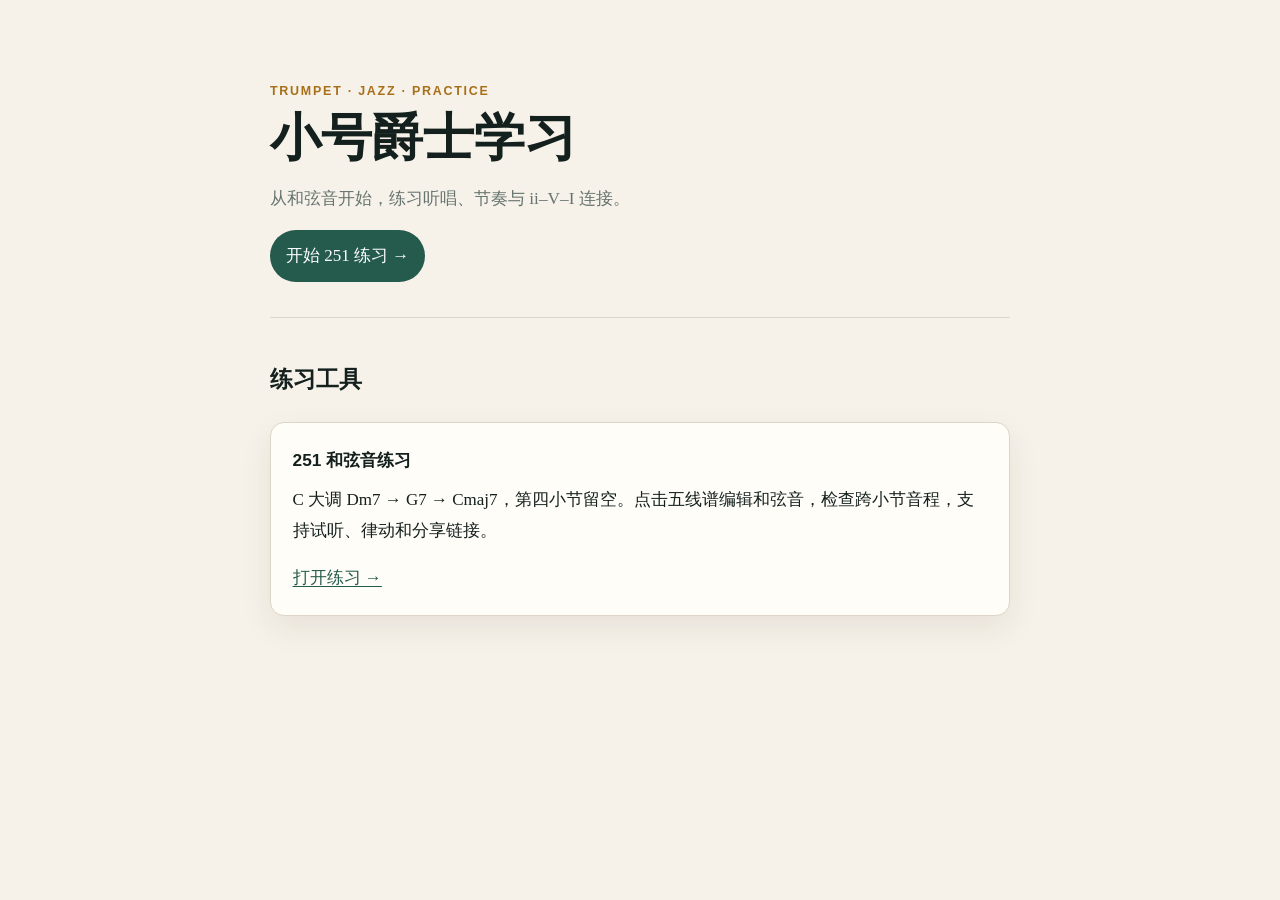
<file: index.html>
<!doctype html>
<html lang="zh-CN"><head><meta charset="utf-8"><meta name="viewport" content="width=device-width,initial-scale=1"><title>小号爵士学习｜练习工具</title><link rel="stylesheet" href="./assets/style.css"></head><body>
<header class="hero"><div class="eyebrow">Trumpet · Jazz · Practice</div><h1>小号爵士学习</h1><p>从和弦音开始，练习听唱、节奏与 ii–V–I 连接。</p><a class="button-link" href="./exercises/c-major-251-composition.html">开始 251 练习 →</a></header>
<h2>练习工具</h2><div class="card"><h3>251 和弦音练习</h3><p>C 大调 Dm7 → G7 → Cmaj7，第四小节留空。点击五线谱编辑和弦音，检查跨小节音程，支持试听、律动和分享链接。</p><a href="./exercises/c-major-251-composition.html">打开练习 →</a></div>

</body></html>
</file>
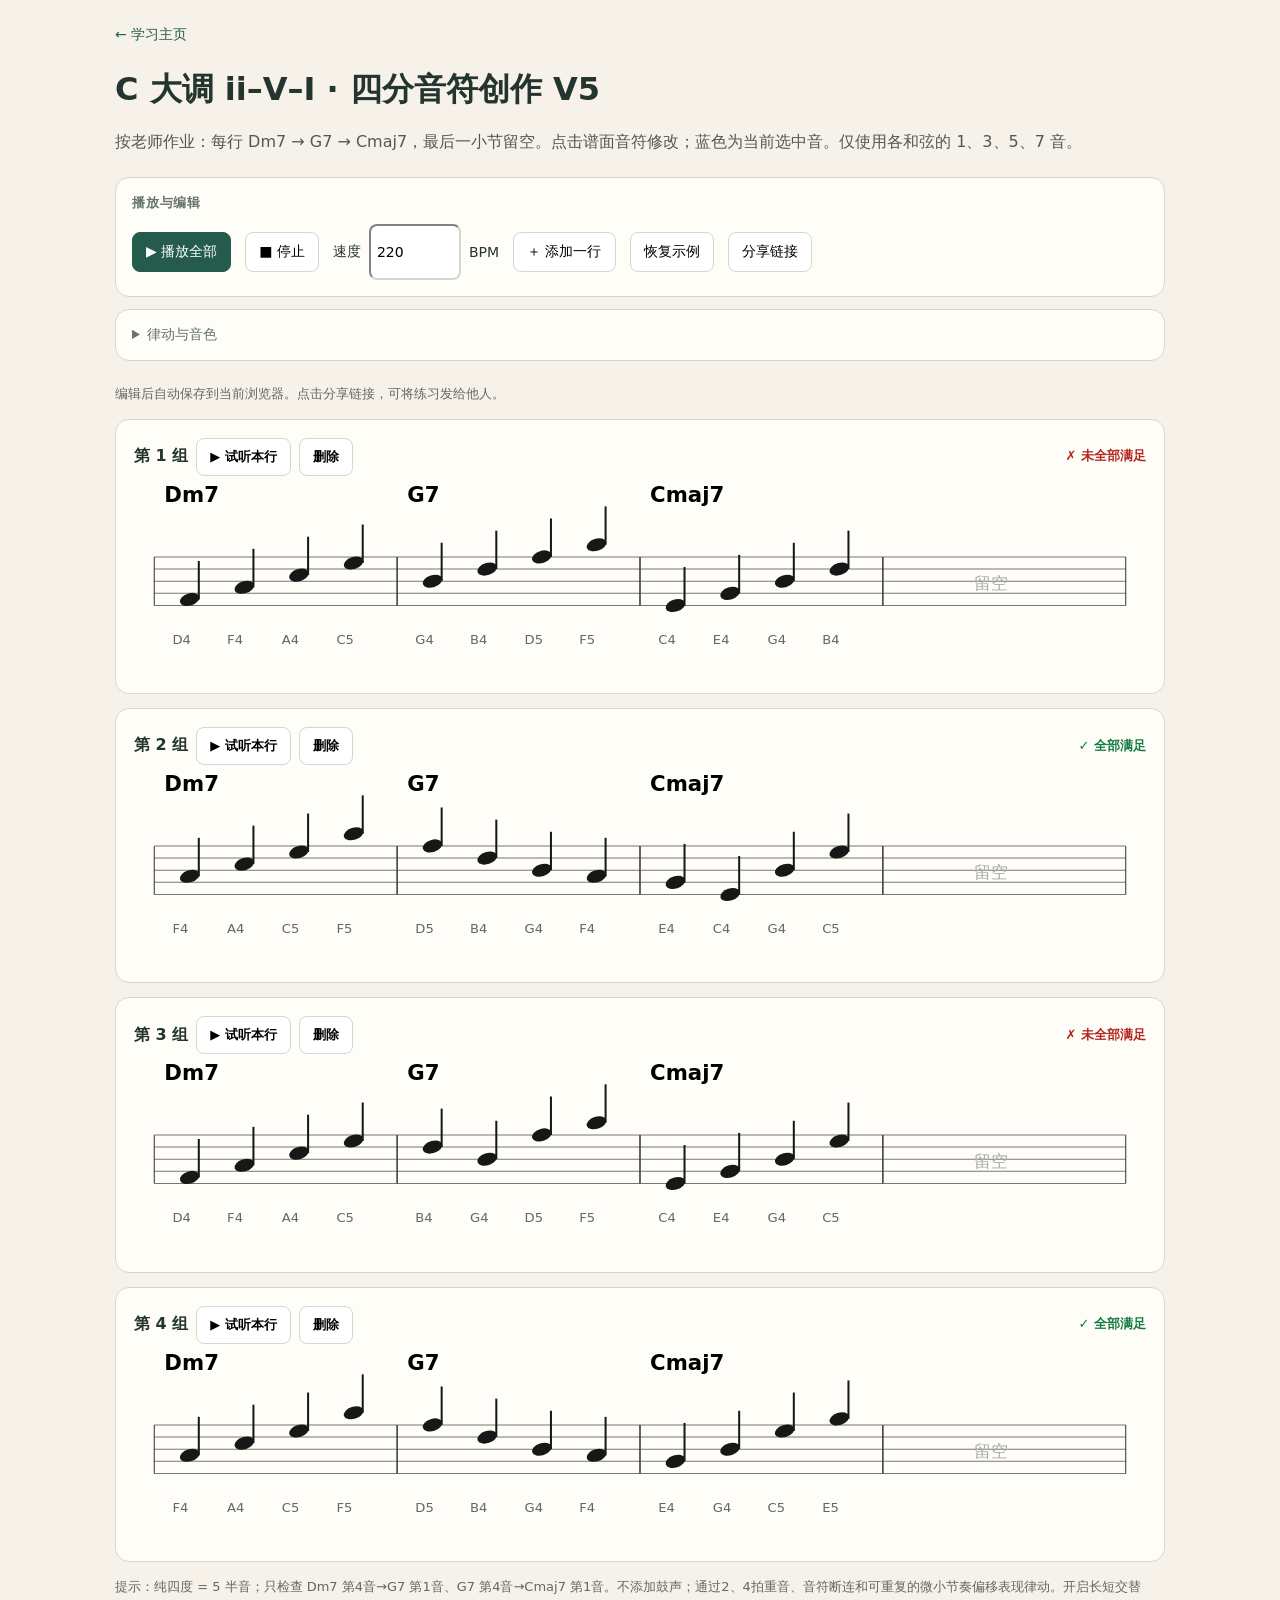
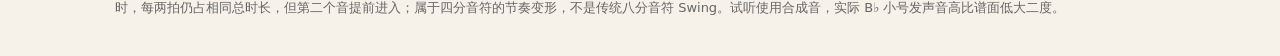
<file: exercises/251-practice.html>
<!doctype html><html lang="zh-CN"><meta charset="utf-8"><meta name="viewport" content="width=device-width,initial-scale=1"><title>C大调 251 创作练习</title><style>body{font-family:system-ui,sans-serif;background:#f5f5f2;color:#222;margin:0;padding:20px}main{max-width:1100px;margin:auto}h1{font-size:24px}p{color:#555}.toolbar{display:flex;flex-wrap:wrap;gap:9px;margin:16px 0}button,select{font-size:15px;padding:9px 13px;border:1px solid #bbb;border-radius:8px;background:white}button{cursor:pointer}button.primary{background:#176cbd;color:white;border-color:#176cbd}.group{background:white;border:1px solid #ddd;border-radius:12px;padding:14px;margin:14px 0}.head{font-weight:650;margin-bottom:8px}svg{width:100%;height:auto;touch-action:manipulation}.note{cursor:pointer}.note ellipse{fill:#171717}.note.selected ellipse{fill:#1679d0}.note.selected{filter:drop-shadow(0 0 2px #71b5fa)}.bad{color:#b3261e}.good{color:#147b43}.hint{font-size:13px;color:#666}.controls{display:flex;align-items:center;gap:8px;flex-wrap:wrap}.status{font-size:14px;margin-top:6px}label{display:inline-flex;align-items:center;gap:6px}input{width:70px}#editor{position:sticky;bottom:0;background:#fff;border:1px solid #ddd;border-radius:12px;padding:12px;box-shadow:0 -4px 20px #0002;display:none}.notes{display:flex;gap:6px;flex-wrap:wrap}.notes button{padding:8px 11px}.notes button.active{background:#176cbd;color:white}select:disabled{background:#eee;color:#999;cursor:not-allowed}label:has(select:disabled){color:#999}body{background:#f6f2e9;color:#24342e;padding:24px}main{max-width:1050px}nav a{color:#245b4c;text-decoration:none;font-size:14px}h1{font-size:clamp(23px,4vw,32px);margin:24px 0 12px}p{line-height:1.7}.toolbar{display:grid;gap:12px;margin:22px 0}.control-section{background:#fffdf8;border:1px solid #ddd5c7;border-radius:14px;padding:16px}.control-section h2{font-size:13px;color:#66736f;margin:0 0 12px;letter-spacing:.06em}.control-row{display:flex;align-items:center;flex-wrap:wrap;gap:10px 14px}.control-row label{gap:8px;font-size:14px}button,select,input[type=number]{border-color:#d2d7d2;border-radius:8px;min-height:40px;background:#fff;font:inherit;font-size:14px}button:hover{border-color:#245b4c}button.primary{background:#245b4c;border-color:#245b4c}input[type=number]{width:76px;padding:6px}input[type=checkbox]{accent-color:#245b4c}summary{cursor:pointer;font-size:14px;color:#66736f}details[open] summary{margin-bottom:14px}.group{background:#fffdf8;border-color:#ddd5c7;border-radius:14px;padding:18px}.head{display:flex;align-items:center;gap:8px;flex-wrap:wrap}.head button{font-size:13px;min-height:34px}.hint{line-height:1.65}.status{line-height:1.6}button:focus-visible,select:focus-visible,input:focus-visible,summary:focus-visible{outline:3px solid #a8cabb;outline-offset:2px}select:disabled{background:#eee;color:#999}@media(max-width:600px){body{padding:16px}.control-section{padding:14px}.control-row{gap:10px}.group{padding:12px}.notes button{min-height:42px}} .head .status{margin:0 0 0 auto;font-size:13px;white-space:nowrap}.head{margin-bottom:2px}.group>svg{display:block}</style><main><nav><a href="../index.html">← 学习主页</a></nav><h1>C 大调 ii–V–I · 四分音符创作 V5</h1><p>按老师作业：每行 Dm7 → G7 → Cmaj7，最后一小节留空。点击谱面音符修改；蓝色为当前选中音。仅使用各和弦的 1、3、5、7 音。</p><div class="toolbar"><section class="control-section"><h2>播放与编辑</h2><div class="control-row"><button class="primary" id="play">▶ 播放全部</button><button id="stop">■ 停止</button><label>速度 <input type="number" id="bpm" min="40" max="240" value="220" step="5"> BPM</label><button id="add">＋ 添加一行</button><button id="reset">恢复示例</button><button id="share">分享链接</button></div></section><details class="control-section"><summary>律动与音色</summary><div class="control-row"><label><input type="checkbox" id="swing" checked style="width:auto"> 律动</label><label>律动强度 <select id="ratio"><option value="0.6">轻（1.2:0.8）</option><option value="0.667" selected>标准（1.33:0.67）</option><option value="0.72">强（1.44:0.56）</option></select></label><label><input type="checkbox" id="backbeat" checked style="width:auto"> 2、4拍音符重音</label><label>断连 <select id="artic"><option value="0">连贯</option><option value="0.5" selected>自然</option><option value="1">短促</option></select></label><label>微偏移 <select id="human"><option value="0">关闭</option><option value="0.5" selected>轻微</option><option value="1">明显</option></select></label><label>音色 <select id="wave"><option value="sawtooth">明亮铜管模拟</option><option value="sine">纯音</option><option value="triangle">柔和</option></select></label></div></details></div><div class="hint" id="saved">编辑后自动保存到当前浏览器。点击分享链接，可将练习发给他人。</div><div id="score"></div><div id="editor"><strong id="editlabel">选择音符</strong><div class="notes" id="choices"></div><div class="hint">音高范围：C4–G5；点击音名可直接替换选中的音。八度数字按小号谱面标记。</div></div><p class="hint">提示：纯四度 = 5 半音；只检查 Dm7 第4音→G7 第1音、G7 第4音→Cmaj7 第1音。不添加鼓声；通过2、4拍重音、音符断连和可重复的微小节奏偏移表现律动。开启长短交替时，每两拍仍占相同总时长，但第二个音提前进入；属于四分音符的节奏变形，不是传统八分音符 Swing。试听使用合成音，实际 B♭ 小号发声音高比谱面低大二度。</p></main><script>
const names=['C','C♯','D','E♭','E','F','F♯','G','A♭','A','B♭','B'];const pcs=[[2,5,9,0],[7,11,2,5],[0,4,7,11]];const chords=['Dm7','G7','Cmaj7'];const midiName=m=>names[m%12]+Math.floor(m/12-1);let rows=[],sel=null,ctx=null,active=[];const examples=[[[62,65,69,72],[67,71,74,77],[60,64,67,71]],[[65,69,72,77],[74,71,67,65],[64,60,67,72]],[[62,65,69,72],[71,67,74,77],[60,64,67,72]],[[65,69,72,77],[74,71,67,65],[64,67,72,76]]];function init(){rows=examples.map(r=>r.map(x=>x.slice()));sel=null;render();save()};function allowed(c){let a=[];for(let m=60;m<=79;m++)if(pcs[c].includes(m%12))a.push(m);return a}function dist(a,b){return Math.abs(a-b)}function check(r){return [dist(r[0][3],r[1][0]),dist(r[1][3],r[2][0])]}function syncGroove(){document.getElementById('ratio').disabled=!document.getElementById('swing').checked}function save(){syncGroove();try{localStorage.setItem('jazz251_v2',JSON.stringify({rows,bpm:document.getElementById('bpm').value,swing:document.getElementById('swing').checked,backbeat:document.getElementById('backbeat').checked,ratio:document.getElementById('ratio').value,wave:document.getElementById('wave').value,artic:document.getElementById('artic').value,human:document.getElementById('human').value}))}catch(e){document.getElementById('saved').textContent='本地保存不可用，请使用分享链接保存练习'}}function render(){save();const root=document.getElementById('score');root.innerHTML='';rows.forEach((r,ri)=>{let d=document.createElement('div');d.className='group';let cs=check(r);d.innerHTML=`<div class="head">第 ${ri+1} 组 <button data-play="${ri}">▶ 试听本行</button> <button data-del="${ri}">删除</button></div>`;let svg=document.createElementNS('http://www.w3.org/2000/svg','svg');svg.setAttribute('viewBox','0 0 1000 195');let s='';for(let c=0;c<4;c++){let x=20+c*240;s+=`<text x="${x+10}" y="24" font-size="21" font-weight="600">${chords[c]||''}</text>`;for(let j=0;j<5;j++)s+=`<line x1="${x}" x2="${x+240}" y1="${78+j*12}" y2="${78+j*12}" stroke="#777" stroke-width="1"/>`;s+=`<line x1="${x}" x2="${x}" y1="78" y2="126" stroke="#333"/><line x1="${x+240}" x2="${x+240}" y1="78" y2="126" stroke="#333"/>`;if(c===3){s+=`<text x="${x+90}" y="110" fill="#aaa" font-size="17">留空</text>`;continue}for(let k=0;k<4;k++){let m=r[c][k],xx=x+35+k*54;let steps={0:0,2:1,4:2,5:3,7:4,9:5,11:6}[m%12];if(steps===undefined)steps=0;let oct=Math.floor(m/12)-5;let y=126-(steps+oct*7)*6;let selected=sel&&sel.ri===ri&&sel.c===c&&sel.k===k;for(let ly=138;ly<=y;ly+=12)if(y<78||y>126)s+=`<line x1="${xx-12}" x2="${xx+12}" y1="${ly}" y2="${ly}" stroke="#333"/>`;s+=`<g class="note ${selected?'selected':''}" data-ri="${ri}" data-c="${c}" data-k="${k}"><ellipse cx="${xx}" cy="${y}" rx="10" ry="6" transform="rotate(-18 ${xx} ${y})"/><line x1="${xx+9}" x2="${xx+9}" y1="${y}" y2="${y-38}" stroke="${selected?'#1679d0':'#171717'}" stroke-width="2"/><text x="${xx-17}" y="${Math.max(164,y+24)}" font-size="13" fill="#666">${midiName(m)}</text></g>`}}svg.innerHTML=s;d.appendChild(svg);let st=document.createElement('div');st.className='status '+(cs.every(x=>x<=5)?'good':'bad');st.textContent=cs.every(x=>x<=5)?'✓ 全部满足':'✗ 未全部满足';d.querySelector('.head').appendChild(st);root.appendChild(d)});root.querySelectorAll('.note').forEach(n=>n.onclick=()=>{sel={ri:+n.dataset.ri,c:+n.dataset.c,k:+n.dataset.k};render();editor()});root.querySelectorAll('[data-play]').forEach(b=>b.onclick=()=>play(+b.dataset.play));root.querySelectorAll('[data-del]').forEach(b=>b.onclick=()=>{rows.splice(+b.dataset.del,1);sel=null;render();document.getElementById('editor').style.display='none'})}function editor(){if(!sel)return;let {ri,c,k}=sel;document.getElementById('editor').style.display='block';document.getElementById('editlabel').textContent=`第${ri+1}组 · ${chords[c]} · 第${k+1}拍`;let el=document.getElementById('choices');el.innerHTML='';allowed(c).forEach(m=>{let b=document.createElement('button');b.textContent=midiName(m);b.className=rows[ri][c][k]===m?'active':'';b.onclick=()=>{rows[ri][c][k]=m;render();editor();sound(m,.3)};el.appendChild(b)})}function sound(m,d,t,velocity=1){if(!ctx)ctx=new (window.AudioContext||window.webkitAudioContext)();let start=t??ctx.currentTime+.01,o=ctx.createOscillator(),g=ctx.createGain();o.type=document.getElementById('wave').value;o.frequency.value=440*Math.pow(2,(m-69-2)/12);g.gain.setValueAtTime(.0001,start);let attack=velocity>1.3?.009:.025;g.gain.linearRampToValueAtTime(.12*velocity,start+attack);g.gain.setValueAtTime(.10*velocity,start+Math.max(attack+.01,d-.06));g.gain.linearRampToValueAtTime(.0001,start+d);o.connect(g).connect(ctx.destination);o.start(start);o.stop(start+d+.02);active.push(o)}function stop(){active.forEach(o=>{try{o.stop()}catch(e){}});active=[]}function unusedPercussion(t,kind,volume=1){if(!ctx)return;const sr=ctx.sampleRate,dur=kind==='hat'?.065:.13,buffer=ctx.createBuffer(1,Math.ceil(sr*dur),sr),data=buffer.getChannelData(0);for(let i=0;i<data.length;i++){let fade=Math.exp(-i/sr*(kind==='hat'?65:30));data[i]=(Math.random()*2-1)*fade*(kind==='hat'?.17:.35)}let src=ctx.createBufferSource(),gain=ctx.createGain(),filter=ctx.createBiquadFilter();src.buffer=buffer;filter.type=kind==='hat'?'highpass':'bandpass';filter.frequency.value=kind==='hat'?6500:1700;gain.gain.value=volume;src.connect(filter).connect(gain).connect(ctx.destination);src.start(t);active.push(src)}function play(ri){
 stop();if(!ctx)ctx=new (window.AudioContext||window.webkitAudioContext)();ctx.resume();
 const beat=60/Math.max(40,Math.min(240,+document.getElementById('bpm').value||220));
 let t=ctx.currentTime+.12;
 const rr=ri===undefined?rows:[rows[ri]];
 const sw=document.getElementById('swing').checked;
 const back=document.getElementById('backbeat').checked;
 const ratio=+document.getElementById('ratio').value;
 const art=+document.getElementById('artic').value;
 const human=+document.getElementById('human').value;
 let n=0;
 rr.forEach(r=>{
  r.forEach(c=>{
   for(let k=0;k<4;k++){
    const second=k%2===1;
    // Two written quarter notes always occupy two beats together.
    // ratio=.667 => first 1.334 beats, second .666 beats.
    const slot=sw?(second?2*(1-ratio):2*ratio):1;
    const start=t;
    const micro=beat*human*.006*Math.sin(n*2.17+.8);
    const off=Math.max(0,micro);
    const gap=beat*(.055+art*.17);
    const duration=Math.max(beat*.14,slot*beat-gap-off);
    const velocity=(back&&second?1.55:1)*(1+human*.025*Math.sin(n*1.73));
    sound(c[k],duration,start+off,velocity);
    t+=slot*beat;n++;
   }
  });
  t+=beat*.3;
 });
}
document.getElementById('play').onclick=()=>play();document.getElementById('stop').onclick=stop;document.getElementById('add').onclick=()=>{rows.push([[62,65,69,72],[67,71,74,77],[60,64,67,71]]);render()};document.getElementById('reset').onclick=()=>{if(confirm('恢复示例会覆盖当前练习，建议先复制分享链接。确定吗？'))init()};['bpm','swing','backbeat','ratio','wave','artic','human'].forEach(id=>document.getElementById(id).addEventListener('change',save));
const shareOptions={ratio:['0.6','0.667','0.72'],wave:['sawtooth','sine','triangle'],artic:['0','0.5','1'],human:['0','0.5','1']};
function encodePractice(obj){
 const bpm=Number(obj.bpm);
 if(!Number.isInteger(bpm)||bpm<40||bpm>240)throw Error('速度须为 40–240 的整数');
 if(obj.rows.length>200)throw Error('分享最多支持 200 组');
 let settings=0;
 Object.keys(shareOptions).forEach((id,i)=>{const v=shareOptions[id].indexOf(String(obj[id]));if(v<0)throw Error('设置无效');settings|=v<<(i*2)});
 const bytes=[1,bpm-40,(obj.swing?1:0)|(obj.backbeat?2:0),settings];
 obj.rows.forEach(r=>{const indices=[];if(r.length!==3)throw Error('谱面无效');r.forEach((bar,c)=>{if(bar.length!==4)throw Error('谱面无效');bar.forEach(m=>{const index=allowed(c).indexOf(m);if(index<0)throw Error('音符无效');indices.push(index)})});for(let i=0;i<12;i+=2)bytes.push(indices[i]<<4|indices[i+1])});
 return btoa(String.fromCharCode(...bytes)).replace(/\+/g,'-').replace(/\//g,'_').replace(/=+$/,'');
}
function decodePractice(encoded){
 if(encoded.length>1606||!/^[A-Za-z0-9_-]+$/.test(encoded))throw Error('分享格式无效');
 const bytes=Array.from(atob(encoded.replace(/-/g,'+').replace(/_/g,'/')),c=>c.charCodeAt(0));
 if(bytes.length<4||bytes[0]!==1||(bytes.length-4)%6||bytes[1]>200||bytes[2]>3)throw Error('分享格式无效');
 const obj={rows:[],bpm:String(bytes[1]+40),swing:!!(bytes[2]&1),backbeat:!!(bytes[2]&2)};
 Object.keys(shareOptions).forEach((id,i)=>{const index=(bytes[3]>>(i*2))&3;if(index>2)throw Error('设置无效');obj[id]=shareOptions[id][index]});
 for(let i=4;i<bytes.length;i+=6){const notes=[];for(let j=0;j<6;j++){notes.push(bytes[i+j]>>4,bytes[i+j]&15)}const row=[[],[],[]];notes.forEach((n,k)=>{const c=Math.floor(k/4),m=allowed(c)[n];if(m===undefined)throw Error('音符无效');row[c].push(m)});obj.rows.push(row)}
 return obj;
}
function readShared(){
 const encoded=new URL(location.href).searchParams.get('p');if(!encoded)return null;
 try{const obj=decodePractice(encoded);document.getElementById('saved').textContent='已载入分享的练习，可以继续编辑和试听。';return obj}
 catch(e){document.getElementById('saved').textContent='分享链接无效，已加载本机练习。';return null}
}
document.getElementById('share').onclick=async()=>{
 const obj={rows};
 for(const id of ['bpm','ratio','wave','artic','human'])obj[id]=document.getElementById(id).value;
 for(const id of ['swing','backbeat'])obj[id]=document.getElementById(id).checked;
 let encoded;try{encoded=encodePractice(obj)}catch(e){document.getElementById('saved').textContent=e.message;return}
 const url=new URL(location.href);url.search='';url.hash='';url.searchParams.set('p',encoded);
 try{await navigator.clipboard.writeText(url.href);document.getElementById('saved').textContent='分享链接已复制，对方打开即可看到当前谱面和播放设置。'}
 catch(e){prompt('复制此链接分享当前练习：',url.href)}
};

try{let stored=readShared();if(!stored){try{stored=JSON.parse(localStorage.getItem('jazz251_v2'))}catch(e){stored=null}}if(stored&&Array.isArray(stored.rows)){rows=stored.rows;for(let id of ['bpm','ratio','wave','artic','human'])if(stored[id]!=null)document.getElementById(id).value=stored[id];for(let id of ['swing','backbeat'])if(typeof stored[id]==='boolean')document.getElementById(id).checked=stored[id];render()}else init()}catch(e){init()}
syncGroove();
</script></html>
</file>
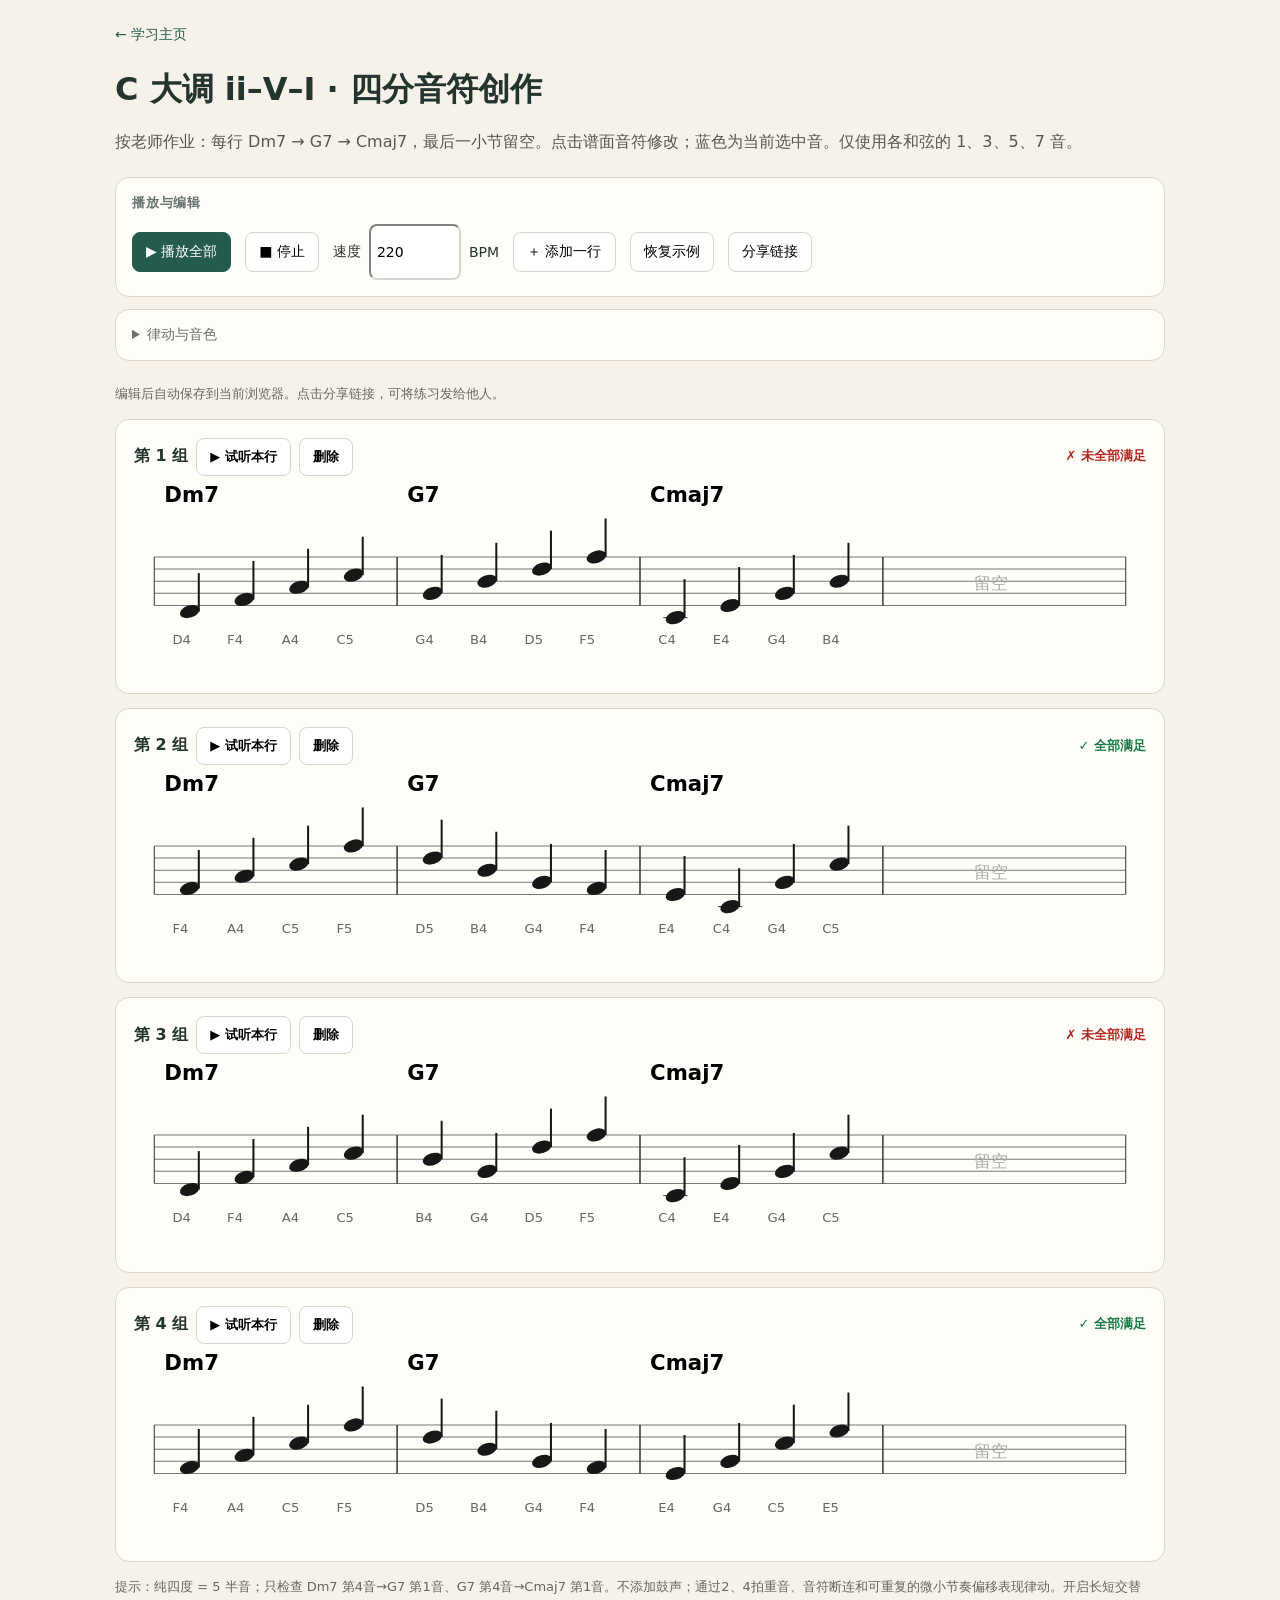
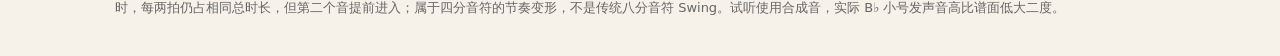
<file: exercises/c-major-251-composition.html>
<!doctype html><html lang="zh-CN"><meta charset="utf-8"><meta name="viewport" content="width=device-width,initial-scale=1"><title>C大调 251 创作练习</title><style>body{font-family:system-ui,sans-serif;background:#f5f5f2;color:#222;margin:0;padding:20px}main{max-width:1100px;margin:auto}h1{font-size:24px}p{color:#555}.toolbar{display:flex;flex-wrap:wrap;gap:9px;margin:16px 0}button,select{font-size:15px;padding:9px 13px;border:1px solid #bbb;border-radius:8px;background:white}button{cursor:pointer}button.primary{background:#176cbd;color:white;border-color:#176cbd}.group{background:white;border:1px solid #ddd;border-radius:12px;padding:14px;margin:14px 0}.head{font-weight:650;margin-bottom:8px}svg{width:100%;height:auto;touch-action:manipulation}.note{cursor:pointer}.note ellipse{fill:#171717}.note.selected ellipse{fill:#1679d0}.note.selected{filter:drop-shadow(0 0 2px #71b5fa)}.bad{color:#b3261e}.good{color:#147b43}.hint{font-size:13px;color:#666}.controls{display:flex;align-items:center;gap:8px;flex-wrap:wrap}.status{font-size:14px;margin-top:6px}label{display:inline-flex;align-items:center;gap:6px}input{width:70px}#editor{position:sticky;bottom:0;background:#fff;border:1px solid #ddd;border-radius:12px;padding:12px;box-shadow:0 -4px 20px #0002;display:none}.notes{display:flex;gap:6px;flex-wrap:wrap}.notes button{padding:8px 11px}.notes button.active{background:#176cbd;color:white}select:disabled{background:#eee;color:#999;cursor:not-allowed}label:has(select:disabled){color:#999}body{background:#f6f2e9;color:#24342e;padding:24px}main{max-width:1050px}nav a{color:#245b4c;text-decoration:none;font-size:14px}h1{font-size:clamp(23px,4vw,32px);margin:24px 0 12px}p{line-height:1.7}.toolbar{display:grid;gap:12px;margin:22px 0}.control-section{background:#fffdf8;border:1px solid #ddd5c7;border-radius:14px;padding:16px}.control-section h2{font-size:13px;color:#66736f;margin:0 0 12px;letter-spacing:.06em}.control-row{display:flex;align-items:center;flex-wrap:wrap;gap:10px 14px}.control-row label{gap:8px;font-size:14px}button,select,input[type=number]{border-color:#d2d7d2;border-radius:8px;min-height:40px;background:#fff;font:inherit;font-size:14px}button:hover{border-color:#245b4c}button.primary{background:#245b4c;border-color:#245b4c}input[type=number]{width:76px;padding:6px}input[type=checkbox]{accent-color:#245b4c}summary{cursor:pointer;font-size:14px;color:#66736f}details[open] summary{margin-bottom:14px}.group{background:#fffdf8;border-color:#ddd5c7;border-radius:14px;padding:18px}.head{display:flex;align-items:center;gap:8px;flex-wrap:wrap}.head button{font-size:13px;min-height:34px}.hint{line-height:1.65}.status{line-height:1.6}button:focus-visible,select:focus-visible,input:focus-visible,summary:focus-visible{outline:3px solid #a8cabb;outline-offset:2px}select:disabled{background:#eee;color:#999}@media(max-width:600px){body{padding:16px}.control-section{padding:14px}.control-row{gap:10px}.group{padding:12px}.notes button{min-height:42px}} .head .status{margin:0 0 0 auto;font-size:13px;white-space:nowrap}.head{margin-bottom:2px}.group>svg{display:block}</style><main><nav><a href="../index.html">← 学习主页</a></nav><h1>C 大调 ii–V–I · 四分音符创作</h1><p>按老师作业：每行 Dm7 → G7 → Cmaj7，最后一小节留空。点击谱面音符修改；蓝色为当前选中音。仅使用各和弦的 1、3、5、7 音。</p><div class="toolbar"><section class="control-section"><h2>播放与编辑</h2><div class="control-row"><button class="primary" id="play">▶ 播放全部</button><button id="stop">■ 停止</button><label>速度 <input type="number" id="bpm" min="40" max="240" value="220" step="5"> BPM</label><button id="add">＋ 添加一行</button><button id="reset">恢复示例</button><button id="share">分享链接</button></div></section><details class="control-section"><summary>律动与音色</summary><div class="control-row"><label><input type="checkbox" id="swing" checked style="width:auto"> 律动</label><label>律动强度 <select id="ratio"><option value="0.6">轻（1.2:0.8）</option><option value="0.667" selected>标准（1.33:0.67）</option><option value="0.72">强（1.44:0.56）</option></select></label><label><input type="checkbox" id="backbeat" checked style="width:auto"> 2、4拍音符重音</label><label>断连 <select id="artic"><option value="0">连贯</option><option value="0.5" selected>自然</option><option value="1">短促</option></select></label><label>微偏移 <select id="human"><option value="0">关闭</option><option value="0.5" selected>轻微</option><option value="1">明显</option></select></label><label>音色 <select id="wave"><option value="sawtooth">明亮铜管模拟</option><option value="sine">纯音</option><option value="triangle">柔和</option></select></label></div></details></div><div class="hint" id="saved">编辑后自动保存到当前浏览器。点击分享链接，可将练习发给他人。</div><div id="score"></div><div id="editor"><strong id="editlabel">选择音符</strong><div class="notes" id="choices"></div><div class="hint">音高范围：C4–G5；点击音名可直接替换选中的音。八度数字按小号谱面标记。</div></div><p class="hint">提示：纯四度 = 5 半音；只检查 Dm7 第4音→G7 第1音、G7 第4音→Cmaj7 第1音。不添加鼓声；通过2、4拍重音、音符断连和可重复的微小节奏偏移表现律动。开启长短交替时，每两拍仍占相同总时长，但第二个音提前进入；属于四分音符的节奏变形，不是传统八分音符 Swing。试听使用合成音，实际 B♭ 小号发声音高比谱面低大二度。</p></main><script>
const names=['C','C♯','D','E♭','E','F','F♯','G','A♭','A','B♭','B'];const pcs=[[2,5,9,0],[7,11,2,5],[0,4,7,11]];const chords=['Dm7','G7','Cmaj7'];const midiName=m=>names[m%12]+Math.floor(m/12-1);let rows=[],sel=null,ctx=null,active=[];const examples=[[[62,65,69,72],[67,71,74,77],[60,64,67,71]],[[65,69,72,77],[74,71,67,65],[64,60,67,72]],[[62,65,69,72],[71,67,74,77],[60,64,67,72]],[[65,69,72,77],[74,71,67,65],[64,67,72,76]]];function init(){rows=examples.map(r=>r.map(x=>x.slice()));sel=null;render();save()};function allowed(c){let a=[];for(let m=60;m<=79;m++)if(pcs[c].includes(m%12))a.push(m);return a}function dist(a,b){return Math.abs(a-b)}function check(r){return [dist(r[0][3],r[1][0]),dist(r[1][3],r[2][0])]}function syncGroove(){document.getElementById('ratio').disabled=!document.getElementById('swing').checked}function save(){syncGroove();try{localStorage.setItem('jazz251_v2',JSON.stringify({rows,bpm:document.getElementById('bpm').value,swing:document.getElementById('swing').checked,backbeat:document.getElementById('backbeat').checked,ratio:document.getElementById('ratio').value,wave:document.getElementById('wave').value,artic:document.getElementById('artic').value,human:document.getElementById('human').value}))}catch(e){document.getElementById('saved').textContent='本地保存不可用，请使用分享链接保存练习'}}function render(){save();const root=document.getElementById('score');root.innerHTML='';rows.forEach((r,ri)=>{let d=document.createElement('div');d.className='group';let cs=check(r);d.innerHTML=`<div class="head">第 ${ri+1} 组 <button data-play="${ri}">▶ 试听本行</button> <button data-del="${ri}">删除</button></div>`;let svg=document.createElementNS('http://www.w3.org/2000/svg','svg');svg.setAttribute('viewBox','0 0 1000 195');let s='';for(let c=0;c<4;c++){let x=20+c*240;s+=`<text x="${x+10}" y="24" font-size="21" font-weight="600">${chords[c]||''}</text>`;for(let j=0;j<5;j++)s+=`<line x1="${x}" x2="${x+240}" y1="${78+j*12}" y2="${78+j*12}" stroke="#777" stroke-width="1"/>`;s+=`<line x1="${x}" x2="${x}" y1="78" y2="126" stroke="#333"/><line x1="${x+240}" x2="${x+240}" y1="78" y2="126" stroke="#333"/>`;if(c===3){s+=`<text x="${x+90}" y="110" fill="#aaa" font-size="17">留空</text>`;continue}for(let k=0;k<4;k++){let m=r[c][k],xx=x+35+k*54;let steps={0:0,2:1,4:2,5:3,7:4,9:5,11:6}[m%12];if(steps===undefined)steps=0;let oct=Math.floor(m/12)-5;let y=138-(steps+oct*7)*6;let selected=sel&&sel.ri===ri&&sel.c===c&&sel.k===k;const ledger=[];for(let ly=138;ly<=y;ly+=12)ledger.push(ly);for(let ly=66;ly>=y;ly-=12)ledger.push(ly);ledger.forEach(ly=>{s+=`<line x1="${xx-12}" x2="${xx+12}" y1="${ly}" y2="${ly}" stroke="#333"/>`});s+=`<g class="note ${selected?'selected':''}" data-ri="${ri}" data-c="${c}" data-k="${k}"><ellipse cx="${xx}" cy="${y}" rx="10" ry="6" transform="rotate(-18 ${xx} ${y})"/><line x1="${xx+9}" x2="${xx+9}" y1="${y}" y2="${y-38}" stroke="${selected?'#1679d0':'#171717'}" stroke-width="2"/><text x="${xx-17}" y="${Math.max(164,y+24)}" font-size="13" fill="#666">${midiName(m)}</text></g>`}}svg.innerHTML=s;d.appendChild(svg);let st=document.createElement('div');st.className='status '+(cs.every(x=>x<=5)?'good':'bad');st.textContent=cs.every(x=>x<=5)?'✓ 全部满足':'✗ 未全部满足';d.querySelector('.head').appendChild(st);root.appendChild(d)});root.querySelectorAll('.note').forEach(n=>n.onclick=()=>{sel={ri:+n.dataset.ri,c:+n.dataset.c,k:+n.dataset.k};render();editor()});root.querySelectorAll('[data-play]').forEach(b=>b.onclick=()=>play(+b.dataset.play));root.querySelectorAll('[data-del]').forEach(b=>b.onclick=()=>{rows.splice(+b.dataset.del,1);sel=null;render();document.getElementById('editor').style.display='none'})}function editor(){if(!sel)return;let {ri,c,k}=sel;document.getElementById('editor').style.display='block';document.getElementById('editlabel').textContent=`第${ri+1}组 · ${chords[c]} · 第${k+1}拍`;let el=document.getElementById('choices');el.innerHTML='';allowed(c).forEach(m=>{let b=document.createElement('button');b.textContent=midiName(m);b.className=rows[ri][c][k]===m?'active':'';b.onclick=()=>{rows[ri][c][k]=m;render();editor();sound(m,.3)};el.appendChild(b)})}function sound(m,d,t,velocity=1){if(!ctx)ctx=new (window.AudioContext||window.webkitAudioContext)();let start=t??ctx.currentTime+.01,o=ctx.createOscillator(),g=ctx.createGain();o.type=document.getElementById('wave').value;o.frequency.value=440*Math.pow(2,(m-69-2)/12);g.gain.setValueAtTime(.0001,start);let attack=velocity>1.3?.009:.025;g.gain.linearRampToValueAtTime(.12*velocity,start+attack);g.gain.setValueAtTime(.10*velocity,start+Math.max(attack+.01,d-.06));g.gain.linearRampToValueAtTime(.0001,start+d);o.connect(g).connect(ctx.destination);o.start(start);o.stop(start+d+.02);active.push(o)}function stop(){active.forEach(o=>{try{o.stop()}catch(e){}});active=[]}function unusedPercussion(t,kind,volume=1){if(!ctx)return;const sr=ctx.sampleRate,dur=kind==='hat'?.065:.13,buffer=ctx.createBuffer(1,Math.ceil(sr*dur),sr),data=buffer.getChannelData(0);for(let i=0;i<data.length;i++){let fade=Math.exp(-i/sr*(kind==='hat'?65:30));data[i]=(Math.random()*2-1)*fade*(kind==='hat'?.17:.35)}let src=ctx.createBufferSource(),gain=ctx.createGain(),filter=ctx.createBiquadFilter();src.buffer=buffer;filter.type=kind==='hat'?'highpass':'bandpass';filter.frequency.value=kind==='hat'?6500:1700;gain.gain.value=volume;src.connect(filter).connect(gain).connect(ctx.destination);src.start(t);active.push(src)}function play(ri){
 stop();if(!ctx)ctx=new (window.AudioContext||window.webkitAudioContext)();ctx.resume();
 const beat=60/Math.max(40,Math.min(240,+document.getElementById('bpm').value||220));
 let t=ctx.currentTime+.12;
 const rr=ri===undefined?rows:[rows[ri]];
 const sw=document.getElementById('swing').checked;
 const back=document.getElementById('backbeat').checked;
 const ratio=+document.getElementById('ratio').value;
 const art=+document.getElementById('artic').value;
 const human=+document.getElementById('human').value;
 let n=0;
 rr.forEach(r=>{
  r.forEach(c=>{
   for(let k=0;k<4;k++){
    const second=k%2===1;
    // Two written quarter notes always occupy two beats together.
    // ratio=.667 => first 1.334 beats, second .666 beats.
    const slot=sw?(second?2*(1-ratio):2*ratio):1;
    const start=t;
    const micro=beat*human*.006*Math.sin(n*2.17+.8);
    const off=Math.max(0,micro);
    const gap=beat*(.055+art*.17);
    const duration=Math.max(beat*.14,slot*beat-gap-off);
    const velocity=(back&&second?1.55:1)*(1+human*.025*Math.sin(n*1.73));
    sound(c[k],duration,start+off,velocity);
    t+=slot*beat;n++;
   }
  });
  t+=beat*.3;
 });
}
document.getElementById('play').onclick=()=>play();document.getElementById('stop').onclick=stop;document.getElementById('add').onclick=()=>{rows.push([[62,65,69,72],[67,71,74,77],[60,64,67,71]]);render()};document.getElementById('reset').onclick=()=>{if(confirm('恢复示例会覆盖当前练习，建议先复制分享链接。确定吗？'))init()};['bpm','swing','backbeat','ratio','wave','artic','human'].forEach(id=>document.getElementById(id).addEventListener('change',save));
const shareOptions={ratio:['0.6','0.667','0.72'],wave:['sawtooth','sine','triangle'],artic:['0','0.5','1'],human:['0','0.5','1']};
function encodePractice(obj){
 const bpm=Number(obj.bpm);
 if(!Number.isInteger(bpm)||bpm<40||bpm>240)throw Error('速度须为 40–240 的整数');
 if(obj.rows.length>200)throw Error('分享最多支持 200 组');
 let settings=0;
 Object.keys(shareOptions).forEach((id,i)=>{const v=shareOptions[id].indexOf(String(obj[id]));if(v<0)throw Error('设置无效');settings|=v<<(i*2)});
 const bytes=[1,bpm-40,(obj.swing?1:0)|(obj.backbeat?2:0),settings];
 obj.rows.forEach(r=>{const indices=[];if(r.length!==3)throw Error('谱面无效');r.forEach((bar,c)=>{if(bar.length!==4)throw Error('谱面无效');bar.forEach(m=>{const index=allowed(c).indexOf(m);if(index<0)throw Error('音符无效');indices.push(index)})});for(let i=0;i<12;i+=2)bytes.push(indices[i]<<4|indices[i+1])});
 return btoa(String.fromCharCode(...bytes)).replace(/\+/g,'-').replace(/\//g,'_').replace(/=+$/,'');
}
function decodePractice(encoded){
 if(encoded.length>1606||!/^[A-Za-z0-9_-]+$/.test(encoded))throw Error('分享格式无效');
 const bytes=Array.from(atob(encoded.replace(/-/g,'+').replace(/_/g,'/')),c=>c.charCodeAt(0));
 if(bytes.length<4||bytes[0]!==1||(bytes.length-4)%6||bytes[1]>200||bytes[2]>3)throw Error('分享格式无效');
 const obj={rows:[],bpm:String(bytes[1]+40),swing:!!(bytes[2]&1),backbeat:!!(bytes[2]&2)};
 Object.keys(shareOptions).forEach((id,i)=>{const index=(bytes[3]>>(i*2))&3;if(index>2)throw Error('设置无效');obj[id]=shareOptions[id][index]});
 for(let i=4;i<bytes.length;i+=6){const notes=[];for(let j=0;j<6;j++){notes.push(bytes[i+j]>>4,bytes[i+j]&15)}const row=[[],[],[]];notes.forEach((n,k)=>{const c=Math.floor(k/4),m=allowed(c)[n];if(m===undefined)throw Error('音符无效');row[c].push(m)});obj.rows.push(row)}
 return obj;
}
function readShared(){
 const encoded=new URL(location.href).searchParams.get('p');if(!encoded)return null;
 try{const obj=decodePractice(encoded);document.getElementById('saved').textContent='已载入分享的练习，可以继续编辑和试听。';return obj}
 catch(e){document.getElementById('saved').textContent='分享链接无效，已加载本机练习。';return null}
}
document.getElementById('share').onclick=async()=>{
 const obj={rows};
 for(const id of ['bpm','ratio','wave','artic','human'])obj[id]=document.getElementById(id).value;
 for(const id of ['swing','backbeat'])obj[id]=document.getElementById(id).checked;
 let encoded;try{encoded=encodePractice(obj)}catch(e){document.getElementById('saved').textContent=e.message;return}
 const url=new URL(location.href);url.search='';url.hash='';url.searchParams.set('p',encoded);
 try{await navigator.clipboard.writeText(url.href);document.getElementById('saved').textContent='分享链接已复制，对方打开即可看到当前谱面和播放设置。'}
 catch(e){prompt('复制此链接分享当前练习：',url.href)}
};

try{let stored=readShared();if(!stored){try{stored=JSON.parse(localStorage.getItem('jazz251_v2'))}catch(e){stored=null}}if(stored&&Array.isArray(stored.rows)){rows=stored.rows;for(let id of ['bpm','ratio','wave','artic','human'])if(stored[id]!=null)document.getElementById(id).value=stored[id];for(let id of ['swing','backbeat'])if(typeof stored[id]==='boolean')document.getElementById(id).checked=stored[id];render()}else init()}catch(e){init()}
syncGroove();
</script></html>
</file>
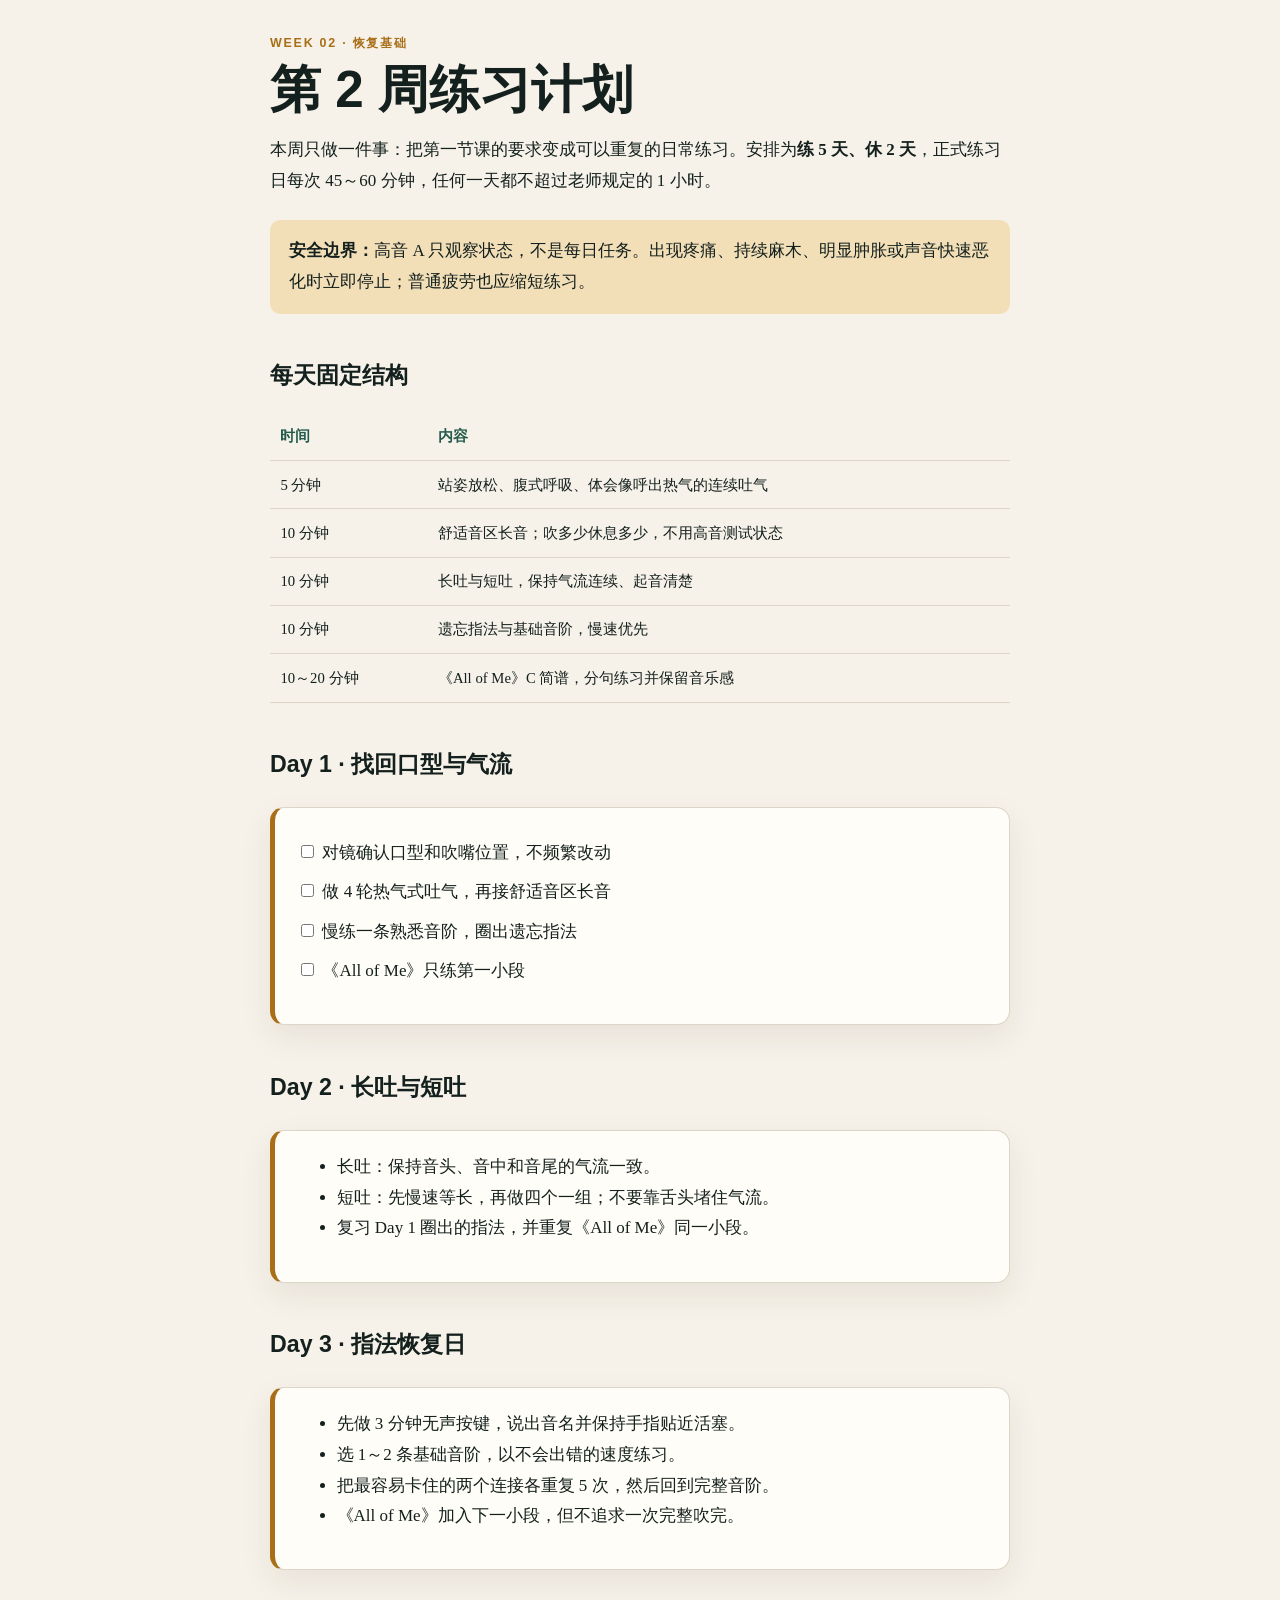
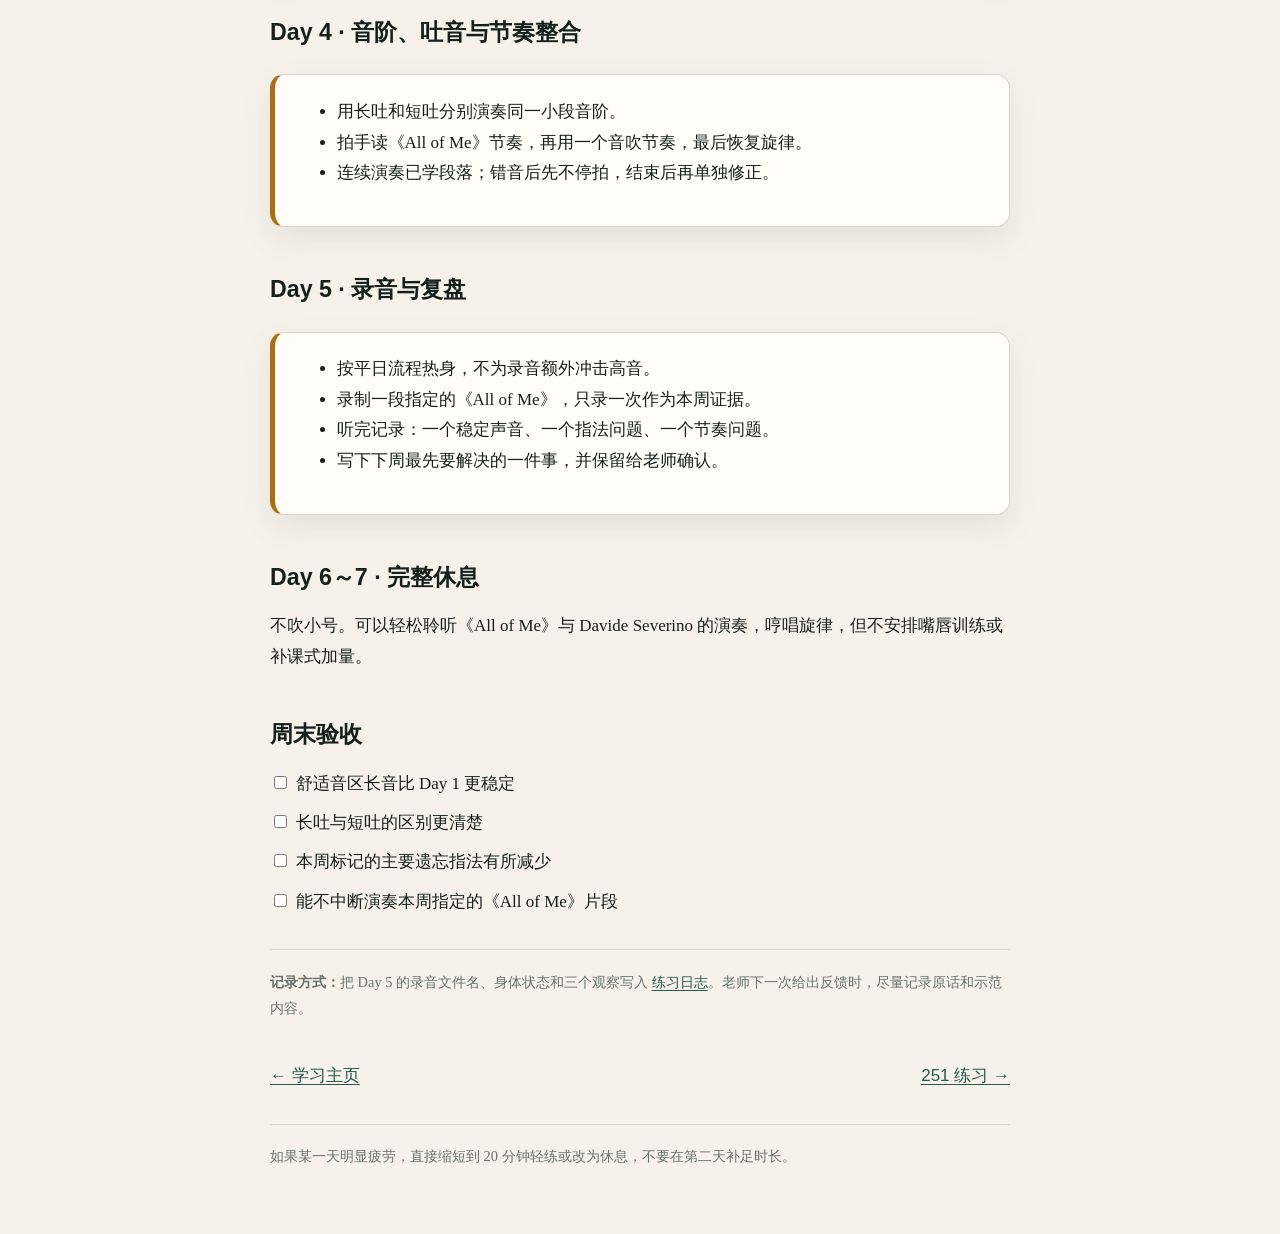
<file: practice/week-02-plan.html>
<!doctype html><html lang="zh-CN"><head><meta charset="utf-8"><meta name="viewport" content="width=device-width,initial-scale=1"><title>第2周练习计划</title><link rel="stylesheet" href="../assets/style.css"></head><body>
<div class="eyebrow">Week 02 · 恢复基础</div><h1>第 2 周练习计划</h1><p>本周只做一件事：把第一节课的要求变成可以重复的日常练习。安排为<strong>练 5 天、休 2 天</strong>，正式练习日每次 45～60 分钟，任何一天都不超过老师规定的 1 小时。</p>
<div class="callout"><strong>安全边界：</strong>高音 A 只观察状态，不是每日任务。出现疼痛、持续麻木、明显肿胀或声音快速恶化时立即停止；普通疲劳也应缩短练习。</div>
<h2>每天固定结构</h2><table><tr><th>时间</th><th>内容</th></tr><tr><td>5 分钟</td><td>站姿放松、腹式呼吸、体会像呼出热气的连续吐气</td></tr><tr><td>10 分钟</td><td>舒适音区长音；吹多少休息多少，不用高音测试状态</td></tr><tr><td>10 分钟</td><td>长吐与短吐，保持气流连续、起音清楚</td></tr><tr><td>10 分钟</td><td>遗忘指法与基础音阶，慢速优先</td></tr><tr><td>10～20 分钟</td><td>《All of Me》C 简谱，分句练习并保留音乐感</td></tr></table>
<h2>Day 1 · 找回口型与气流</h2><div class="practice-box"><ul class="checklist" data-checklist><li><label><input type="checkbox">对镜确认口型和吹嘴位置，不频繁改动</label></li><li><label><input type="checkbox">做 4 轮热气式吐气，再接舒适音区长音</label></li><li><label><input type="checkbox">慢练一条熟悉音阶，圈出遗忘指法</label></li><li><label><input type="checkbox">《All of Me》只练第一小段</label></li></ul></div>
<h2>Day 2 · 长吐与短吐</h2><div class="practice-box"><ul><li>长吐：保持音头、音中和音尾的气流一致。</li><li>短吐：先慢速等长，再做四个一组；不要靠舌头堵住气流。</li><li>复习 Day 1 圈出的指法，并重复《All of Me》同一小段。</li></ul></div>
<h2>Day 3 · 指法恢复日</h2><div class="practice-box"><ul><li>先做 3 分钟无声按键，说出音名并保持手指贴近活塞。</li><li>选 1～2 条基础音阶，以不会出错的速度练习。</li><li>把最容易卡住的两个连接各重复 5 次，然后回到完整音阶。</li><li>《All of Me》加入下一小段，但不追求一次完整吹完。</li></ul></div>
<h2>Day 4 · 音阶、吐音与节奏整合</h2><div class="practice-box"><ul><li>用长吐和短吐分别演奏同一小段音阶。</li><li>拍手读《All of Me》节奏，再用一个音吹节奏，最后恢复旋律。</li><li>连续演奏已学段落；错音后先不停拍，结束后再单独修正。</li></ul></div>
<h2>Day 5 · 录音与复盘</h2><div class="practice-box"><ul><li>按平日流程热身，不为录音额外冲击高音。</li><li>录制一段指定的《All of Me》，只录一次作为本周证据。</li><li>听完记录：一个稳定声音、一个指法问题、一个节奏问题。</li><li>写下下周最先要解决的一件事，并保留给老师确认。</li></ul></div>
<h2>Day 6～7 · 完整休息</h2><p>不吹小号。可以轻松聆听《All of Me》与 Davide Severino 的演奏，哼唱旋律，但不安排嘴唇训练或补课式加量。</p>
<h2>周末验收</h2><ul class="checklist" data-checklist><li><label><input type="checkbox">舒适音区长音比 Day 1 更稳定</label></li><li><label><input type="checkbox">长吐与短吐的区别更清楚</label></li><li><label><input type="checkbox">本周标记的主要遗忘指法有所减少</label></li><li><label><input type="checkbox">能不中断演奏本周指定的《All of Me》片段</label></li></ul>
<div class="source-link"><strong>记录方式：</strong>把 Day 5 的录音文件名、身体状态和三个观察写入 <a href="./practice-log.md">练习日志</a>。老师下一次给出反馈时，尽量记录原话和示范内容。</div>
<nav><a href="../index.html">← 学习主页</a><a href="../exercises/c-major-251-composition.html">251 练习 →</a></nav><div class="reminder">如果某一天明显疲劳，直接缩短到 20 分钟轻练或改为休息，不要在第二天补足时长。</div><script src="../assets/lesson.js"></script></body></html>
</file>
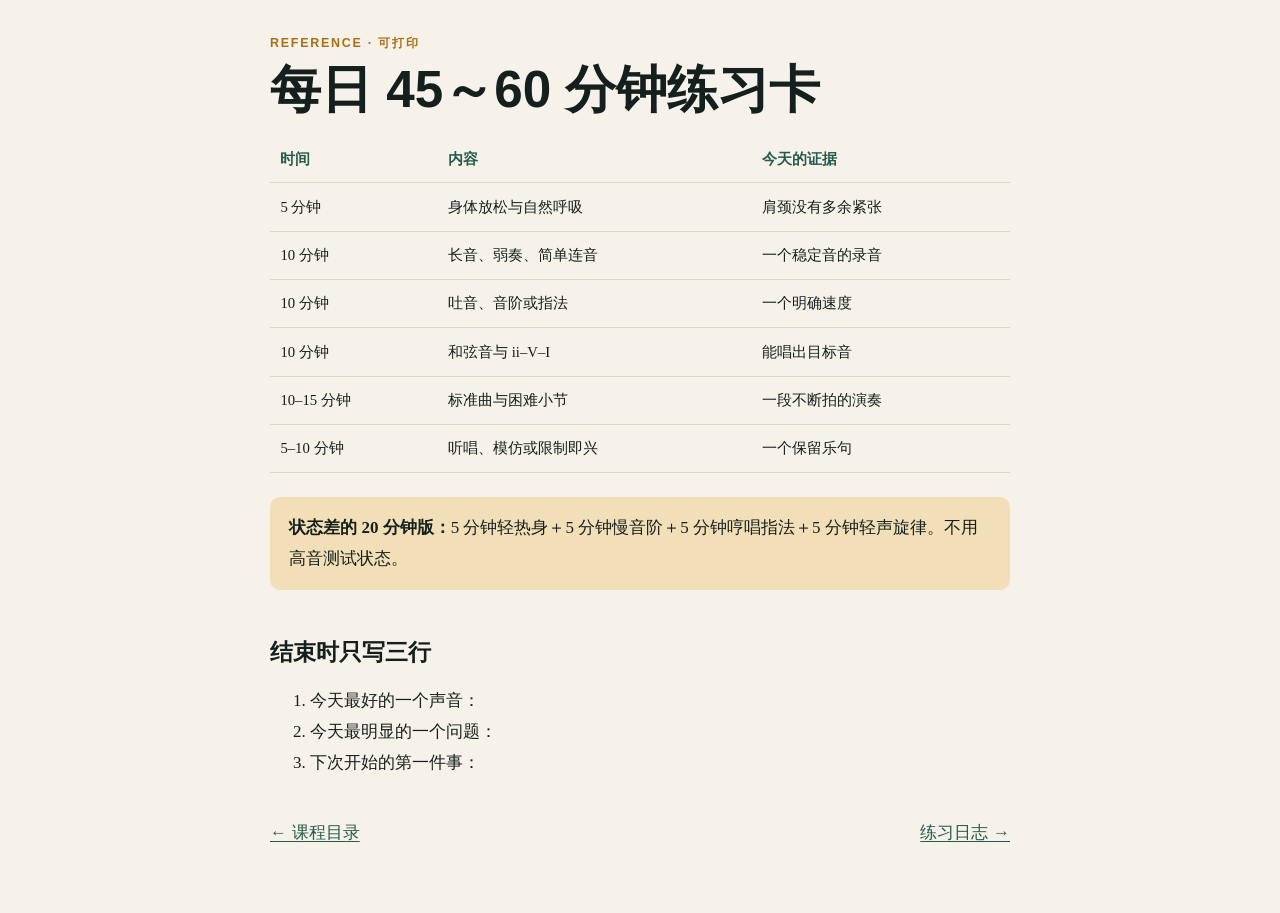
<file: reference/practice-card.html>
<!doctype html><html lang="zh-CN"><head><meta charset="utf-8"><meta name="viewport" content="width=device-width,initial-scale=1"><title>每日练习速查卡</title><link rel="stylesheet" href="../assets/style.css"></head><body>
<div class="eyebrow">Reference · 可打印</div><h1>每日 45～60 分钟练习卡</h1><table><tr><th>时间</th><th>内容</th><th>今天的证据</th></tr><tr><td>5 分钟</td><td>身体放松与自然呼吸</td><td>肩颈没有多余紧张</td></tr><tr><td>10 分钟</td><td>长音、弱奏、简单连音</td><td>一个稳定音的录音</td></tr><tr><td>10 分钟</td><td>吐音、音阶或指法</td><td>一个明确速度</td></tr><tr><td>10 分钟</td><td>和弦音与 ii–V–I</td><td>能唱出目标音</td></tr><tr><td>10–15 分钟</td><td>标准曲与困难小节</td><td>一段不断拍的演奏</td></tr><tr><td>5–10 分钟</td><td>听唱、模仿或限制即兴</td><td>一个保留乐句</td></tr></table>
<div class="callout"><strong>状态差的 20 分钟版：</strong>5 分钟轻热身＋5 分钟慢音阶＋5 分钟哼唱指法＋5 分钟轻声旋律。不用高音测试状态。</div><h2>结束时只写三行</h2><ol><li>今天最好的一个声音：</li><li>今天最明显的一个问题：</li><li>下次开始的第一件事：</li></ol><nav><a href="../index.html">← 课程目录</a><a href="../practice/practice-log.md">练习日志 →</a></nav></body></html>
</file>
<file: assets/style.css>
:root {
  --ink: #14201d;
  --muted: #66736f;
  --paper: #f6f2e9;
  --card: #fffdf8;
  --brass: #a86f18;
  --brass-soft: #f2dfb8;
  --green: #245b4c;
  --red: #a33d31;
  --line: #ddd5c7;
  --shadow: 0 12px 32px rgba(58, 44, 25, .08);
  --serif: Georgia, 'Noto Serif SC', 'Songti SC', serif;
  --sans: 'Segoe UI', 'Noto Sans SC', sans-serif;
}

* { box-sizing: border-box; }
html { scroll-behavior: smooth; }
body {
  margin: 0 auto;
  padding: 2rem 1.25rem 4rem;
  max-width: 780px;
  background: var(--paper);
  color: var(--ink);
  font: 17px/1.8 var(--serif);
}
a { color: var(--green); text-underline-offset: 3px; }
h1, h2, h3, .eyebrow, .lesson-meta, button, nav { font-family: var(--sans); }
h1 { margin: .4rem 0 1rem; font-size: clamp(2rem, 6vw, 3.2rem); line-height: 1.14; }
h2 { margin: 2.6rem 0 .8rem; font-size: 1.45rem; }
h3 { margin: 0 0 .6rem; font-size: 1.08rem; }
p, ul, ol { margin: 0 0 1rem; }
.eyebrow { color: var(--brass); font-size: .78rem; font-weight: 800; letter-spacing: .14em; text-transform: uppercase; }
.lesson-meta { color: var(--muted); font-size: .9rem; }
.hero { padding: 3rem 0 2.2rem; border-bottom: 1px solid var(--line); }
.hero p { max-width: 620px; color: var(--muted); font-size: 1.08rem; }
.card, .quiz, .practice-box {
  margin: 1.3rem 0;
  padding: 1.35rem;
  border: 1px solid var(--line);
  border-radius: 14px;
  background: var(--card);
  box-shadow: var(--shadow);
}
.practice-box { border-left: 5px solid var(--brass); }
.callout { margin: 1.5rem 0; padding: 1rem 1.2rem; border-radius: 10px; background: var(--brass-soft); }
.lesson-grid { display: grid; grid-template-columns: repeat(2, minmax(0, 1fr)); gap: 1rem; margin-top: 1.5rem; }
.lesson-card { display: block; min-height: 150px; padding: 1.2rem; border: 1px solid var(--line); border-radius: 12px; background: var(--card); color: var(--ink); text-decoration: none; box-shadow: var(--shadow); transition: transform .15s, border-color .15s; }
.lesson-card:hover { transform: translateY(-2px); border-color: var(--brass); }
.lesson-number { color: var(--brass); font: 800 .78rem var(--sans); letter-spacing: .1em; }
.lesson-card h3 { margin-top: .55rem; }
.lesson-card p { color: var(--muted); font-size: .9rem; line-height: 1.6; }
.stats { display: grid; grid-template-columns: repeat(3, 1fr); gap: .8rem; margin: 1.6rem 0; }
.stat { padding: 1rem; text-align: center; border-top: 2px solid var(--brass); background: rgba(255,255,255,.45); }
.stat strong { display: block; color: var(--brass); font: 700 1.6rem var(--sans); }
.quiz-option { width: 100%; margin: .35rem 0; padding: .75rem 1rem; border: 1px solid var(--line); border-radius: 9px; background: white; color: var(--ink); text-align: left; cursor: pointer; font-size: .95rem; }
.quiz-option:hover { border-color: var(--brass); }
.quiz-option.correct { border-color: var(--green); background: #e8f3ee; }
.quiz-option.incorrect { border-color: var(--red); background: #f8e9e6; }
.quiz-feedback { margin-top: .8rem; padding: .8rem; border-radius: 8px; }
.quiz-feedback.success { background: #e8f3ee; }
.quiz-feedback.retry { background: #f8e9e6; }
.checklist { list-style: none; padding: 0; }
.checklist li { margin: .55rem 0; }
.checklist input { margin-right: .55rem; accent-color: var(--brass); }
.source-link, .reminder { margin-top: 2rem; padding-top: 1.2rem; border-top: 1px solid var(--line); color: var(--muted); font-size: .9rem; }
nav { display: flex; justify-content: space-between; gap: 1rem; margin-top: 2.5rem; }
.button-link { display: inline-block; padding: .65rem 1rem; border-radius: 999px; background: var(--green); color: white; text-decoration: none; }
table { width: 100%; border-collapse: collapse; margin: 1rem 0; font-size: .92rem; }
th, td { padding: .65rem; border-bottom: 1px solid var(--line); text-align: left; }
th { font-family: var(--sans); color: var(--green); }
@media (max-width: 600px) { .lesson-grid { grid-template-columns: 1fr; } .stats { grid-template-columns: 1fr; } body { font-size: 16px; } }
@media print { body { background: white; max-width: none; } .lesson-card, .card, .quiz, .practice-box { box-shadow: none; } nav, button { display: none; } }
</file>
